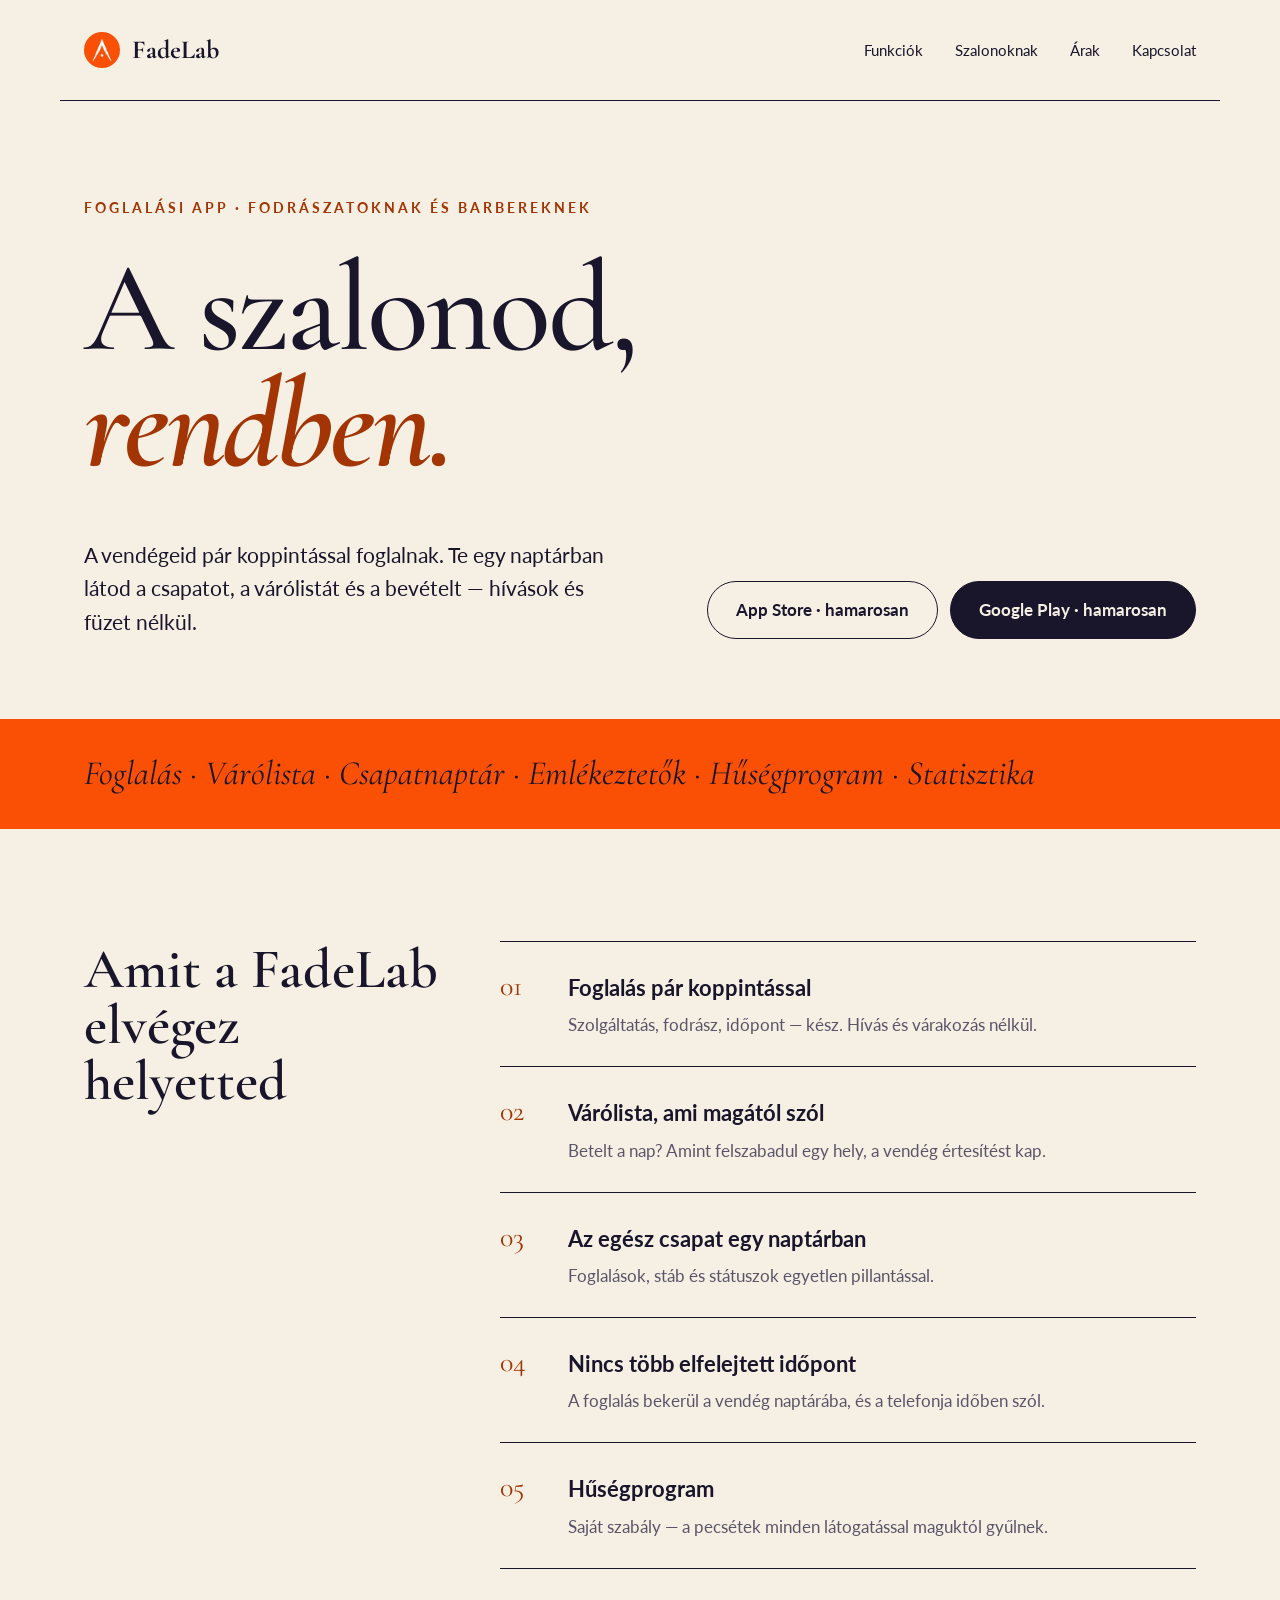
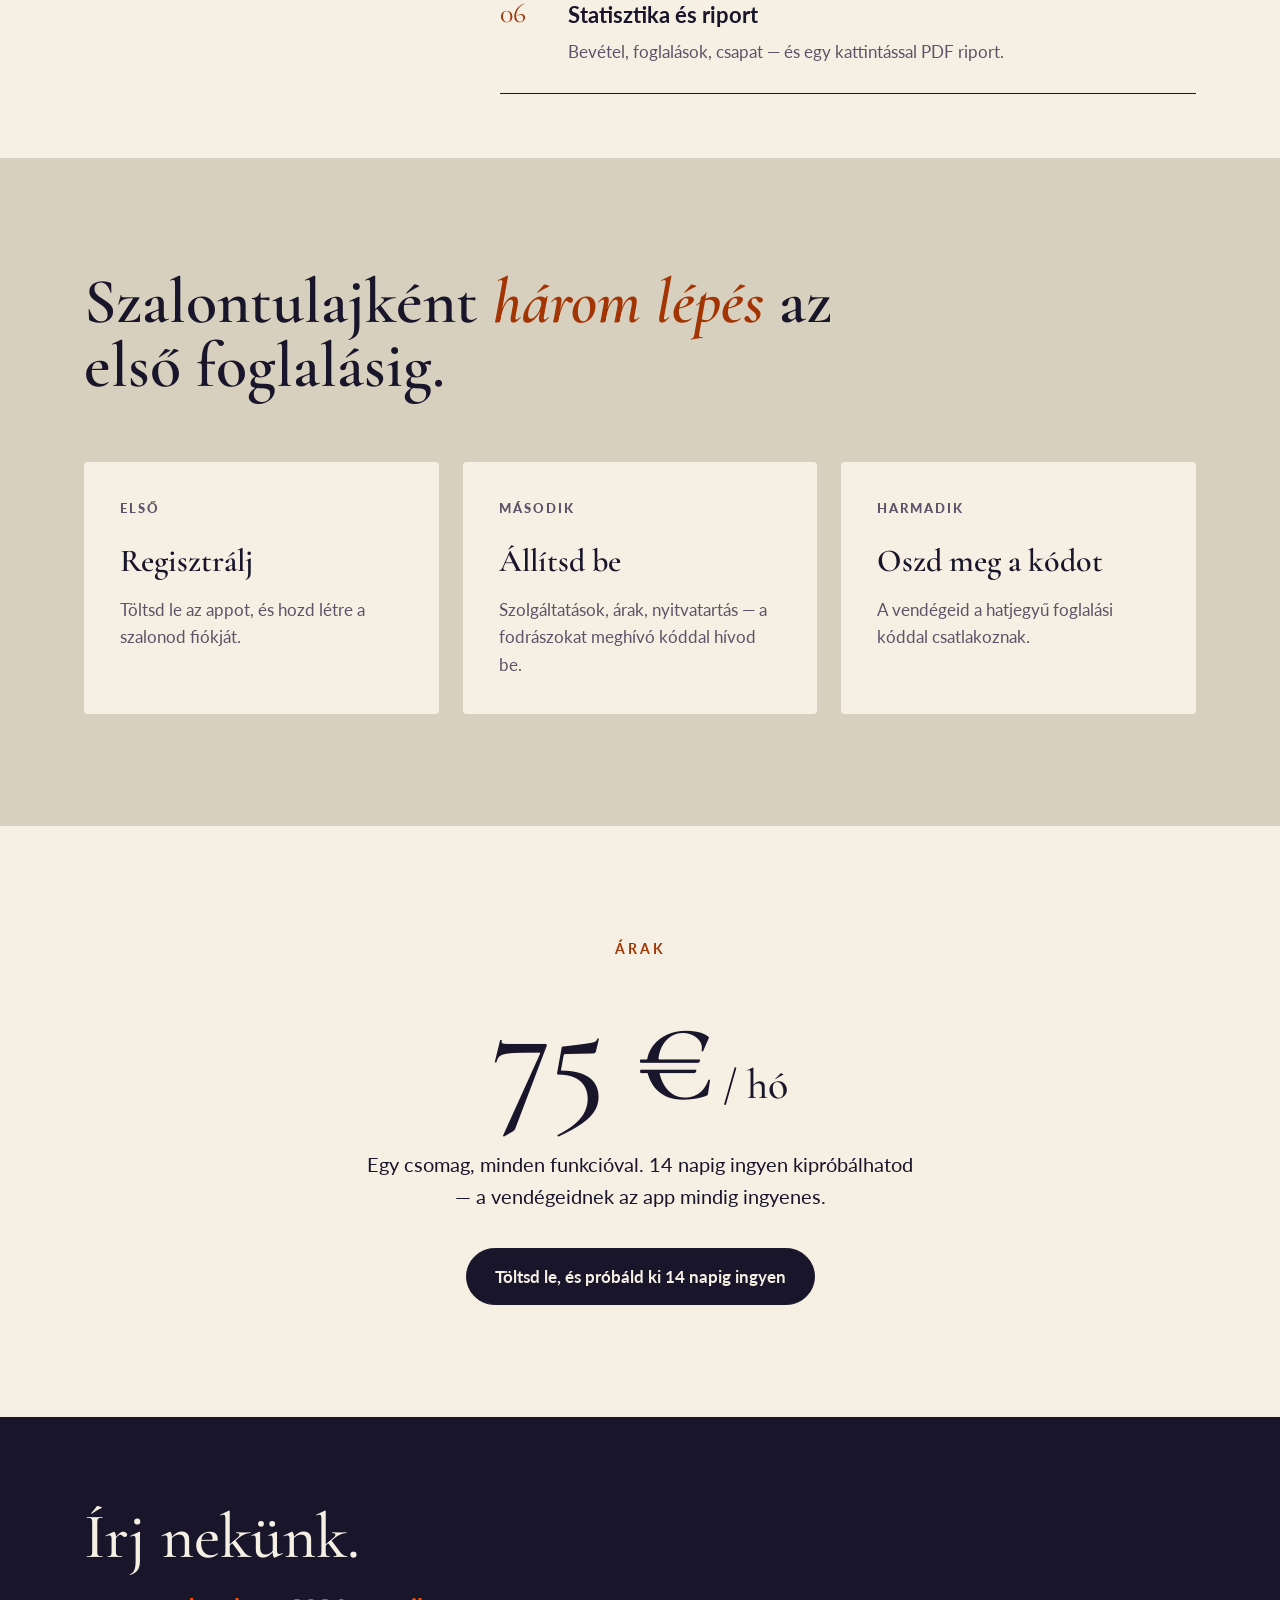
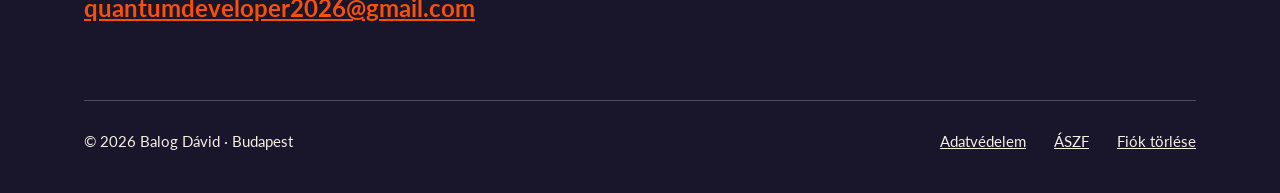
<file: index.html>
<!doctype html>
<html lang="hu">
<head>
<meta charset="utf-8">
<meta name="viewport" content="width=device-width, initial-scale=1">
<title>FadeLab – foglalási app fodrászatoknak és barbereknek</title>
<meta name="description" content="A FadeLab foglalási app fodrászatoknak és barbereknek: online időpontfoglalás, várólista, csapatnaptár, emlékeztetők, hűségprogram és statisztika egy helyen.">
<meta property="og:title" content="FadeLab – a szalonod, rendben.">
<meta property="og:description" content="Foglalási app fodrászatoknak és barbereknek.">
<meta property="og:image" content="logo.png">
<link rel="icon" type="image/png" href="logo.png">
<link rel="apple-touch-icon" href="logo.png">
<link rel="preconnect" href="https://fonts.googleapis.com">
<link rel="preconnect" href="https://fonts.gstatic.com" crossorigin>
<link href="https://fonts.googleapis.com/css2?family=Cormorant+Garamond:ital,wght@0,500;0,600;0,700;1,500;1,600&family=Lato:wght@400;700;900&display=swap" rel="stylesheet">
<link rel="stylesheet" href="style.css">
</head>
<body>
<a class="skip" href="#tartalom">Ugrás a tartalomra</a>

<header class="wrap nav">
  <a class="brand" href="./" aria-label="FadeLab főoldal">
    <img src="logo.png" alt="" width="36" height="36">
    <span>FadeLab</span>
  </a>
  <nav class="nav-links" aria-label="Főmenü">
    <a href="#funkciok">Funkciók</a>
    <a href="#szalonoknak">Szalonoknak</a>
    <a href="#arak">Árak</a>
    <a href="#kapcsolat">Kapcsolat</a>
  </nav>
</header>

<main id="tartalom">
  <section class="wrap hero">
    <p class="kicker">Foglalási app · fodrászatoknak és barbereknek</p>
    <h1>A szalonod,<br><em>rendben.</em></h1>
    <div class="hero-row">
      <p>A vendégeid pár koppintással foglalnak. Te egy naptárban látod a csapatot, a várólistát és a bevételt — hívások és füzet nélkül.</p>
      <div class="stores">
        <!-- Kiadás után: href="https://apps.apple.com/..." és vedd ki az aria-disabled-et -->
        <a class="btn" aria-disabled="true">App Store · hamarosan</a>
        <!-- Kiadás után: href="https://play.google.com/store/apps/details?id=com.nakamoto94.szalonapp" -->
        <a class="btn btn-dark" aria-disabled="true">Google Play · hamarosan</a>
      </div>
    </div>
  </section>

  <div class="band" aria-hidden="true">
    <div class="wrap"><p>Foglalás · Várólista · Csapatnaptár · Emlékeztetők · Hűségprogram · Statisztika</p></div>
  </div>

  <section id="funkciok" class="wrap features">
    <h2>Amit a FadeLab elvégez helyetted</h2>
    <ol class="feature-list">
      <li><span class="num" aria-hidden="true">01</span><div><h3>Foglalás pár koppintással</h3><p>Szolgáltatás, fodrász, időpont — kész. Hívás és várakozás nélkül.</p></div></li>
      <li><span class="num" aria-hidden="true">02</span><div><h3>Várólista, ami magától szól</h3><p>Betelt a nap? Amint felszabadul egy hely, a vendég értesítést kap.</p></div></li>
      <li><span class="num" aria-hidden="true">03</span><div><h3>Az egész csapat egy naptárban</h3><p>Foglalások, stáb és státuszok egyetlen pillantással.</p></div></li>
      <li><span class="num" aria-hidden="true">04</span><div><h3>Nincs több elfelejtett időpont</h3><p>A foglalás bekerül a vendég naptárába, és a telefonja időben szól.</p></div></li>
      <li><span class="num" aria-hidden="true">05</span><div><h3>Hűségprogram</h3><p>Saját szabály — a pecsétek minden látogatással maguktól gyűlnek.</p></div></li>
      <li><span class="num" aria-hidden="true">06</span><div><h3>Statisztika és riport</h3><p>Bevétel, foglalások, csapat — és egy kattintással PDF riport.</p></div></li>
    </ol>
  </section>

  <section id="szalonoknak" class="steps">
    <div class="wrap">
      <h2>Szalontulajként <em>három lépés</em> az első foglalásig.</h2>
      <div class="step-grid">
        <div class="step"><p class="kicker">Első</p><h3>Regisztrálj</h3><p>Töltsd le az appot, és hozd létre a szalonod fiókját.</p></div>
        <div class="step"><p class="kicker">Második</p><h3>Állítsd be</h3><p>Szolgáltatások, árak, nyitvatartás — a fodrászokat meghívó kóddal hívod be.</p></div>
        <div class="step"><p class="kicker">Harmadik</p><h3>Oszd meg a kódot</h3><p>A vendégeid a hatjegyű foglalási kóddal csatlakoznak.</p></div>
      </div>
    </div>
  </section>

  <section id="arak" class="wrap pricing">
    <p class="kicker">Árak</p>
    <p class="price">75 €<small> / hó</small></p>
    <p class="lead">Egy csomag, minden funkcióval. 14 napig ingyen kipróbálhatod — a vendégeidnek az app mindig ingyenes.</p>
    <!-- Ha megvan a Stripe Payment Link, ide jöhet: <a class="btn btn-dark" href="https://buy.stripe.com/...">Előfizetés</a> -->
    <a class="btn btn-dark" href="#tartalom">Töltsd le, és próbáld ki 14 napig ingyen</a>
  </section>
</main>

<footer id="kapcsolat" class="footer">
  <div class="wrap">
    <h2>Írj nekünk.</h2>
    <a class="mail" href="mailto:quantumdeveloper2026@gmail.com">quantumdeveloper2026@gmail.com</a>
    <div class="footer-bottom">
      <span>© 2026 Balog Dávid · Budapest</span>
      <nav aria-label="Jogi információk">
        <a href="adatvedelem.html">Adatvédelem</a>
        <a href="aszf.html">ÁSZF</a>
        <a href="fiok-torlese.html">Fiók törlése</a>
      </nav>
    </div>
  </div>
</footer>
</body>
</html>
</file>
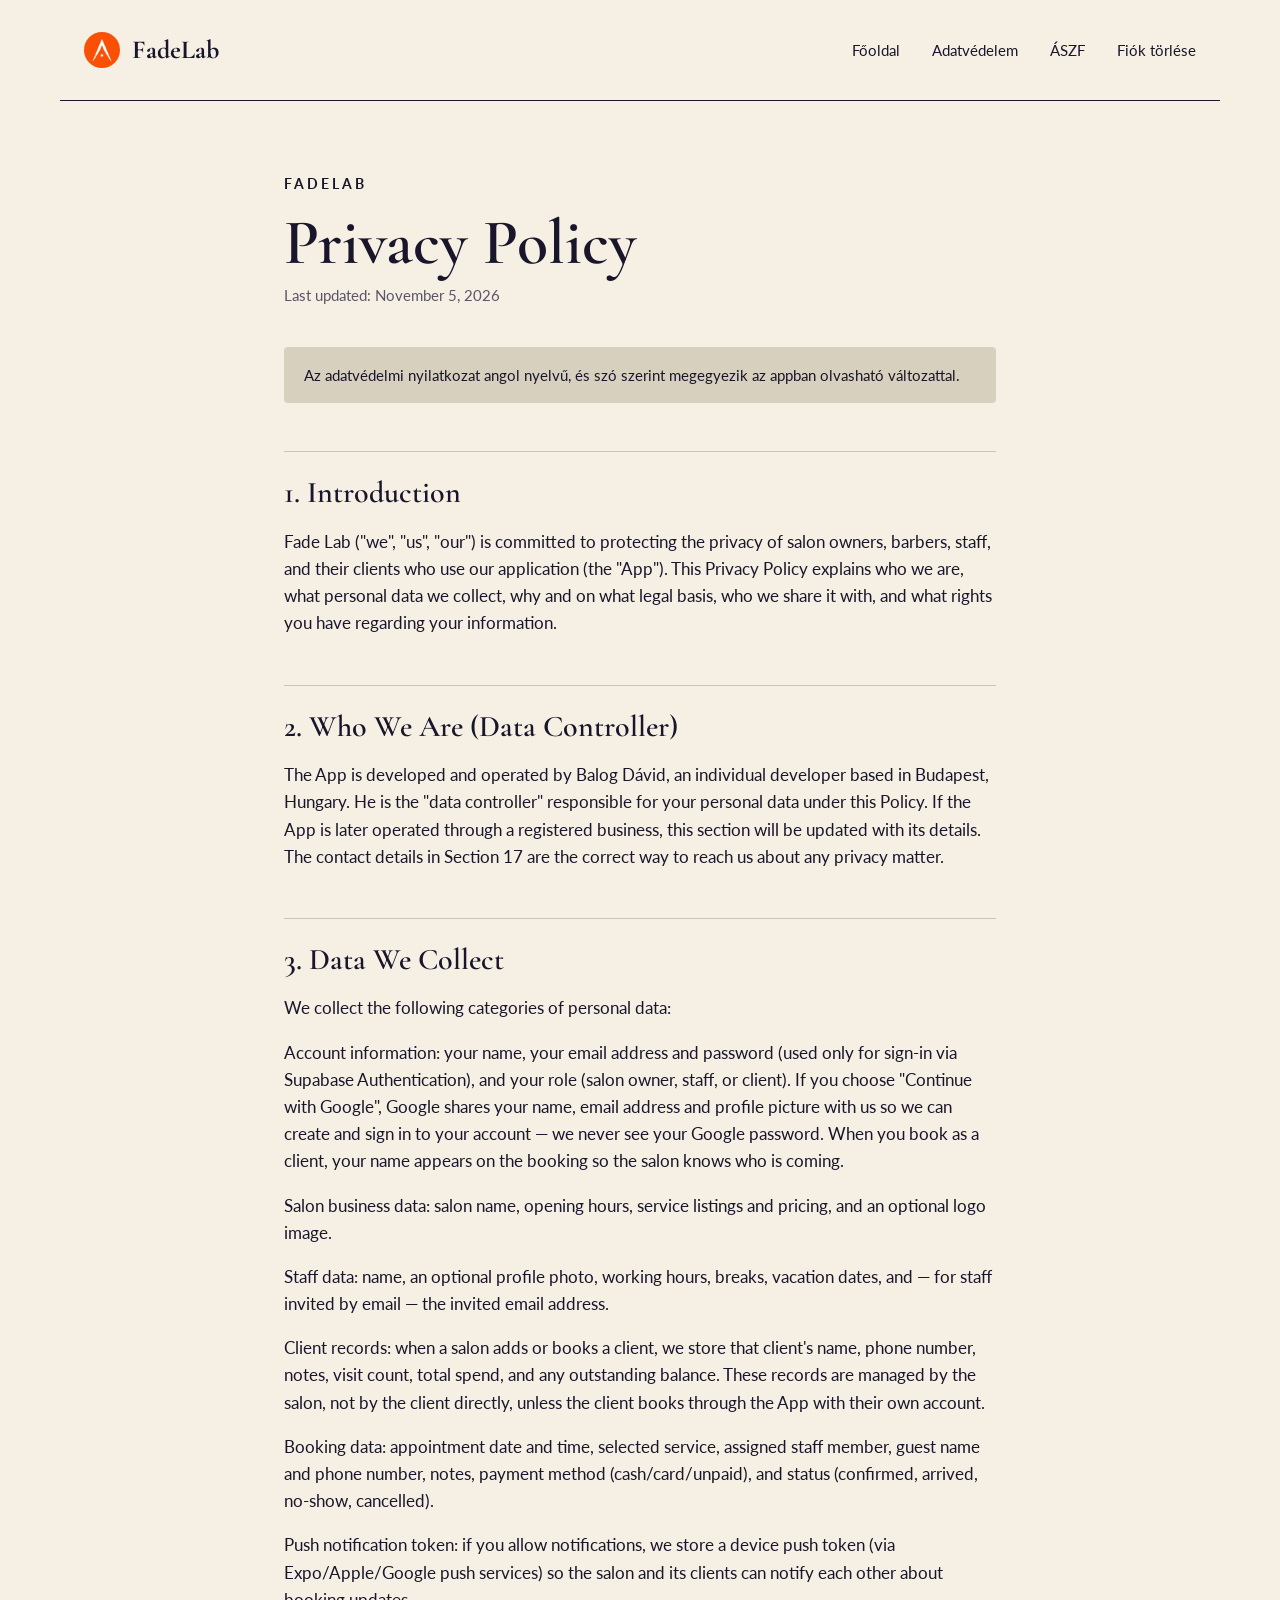
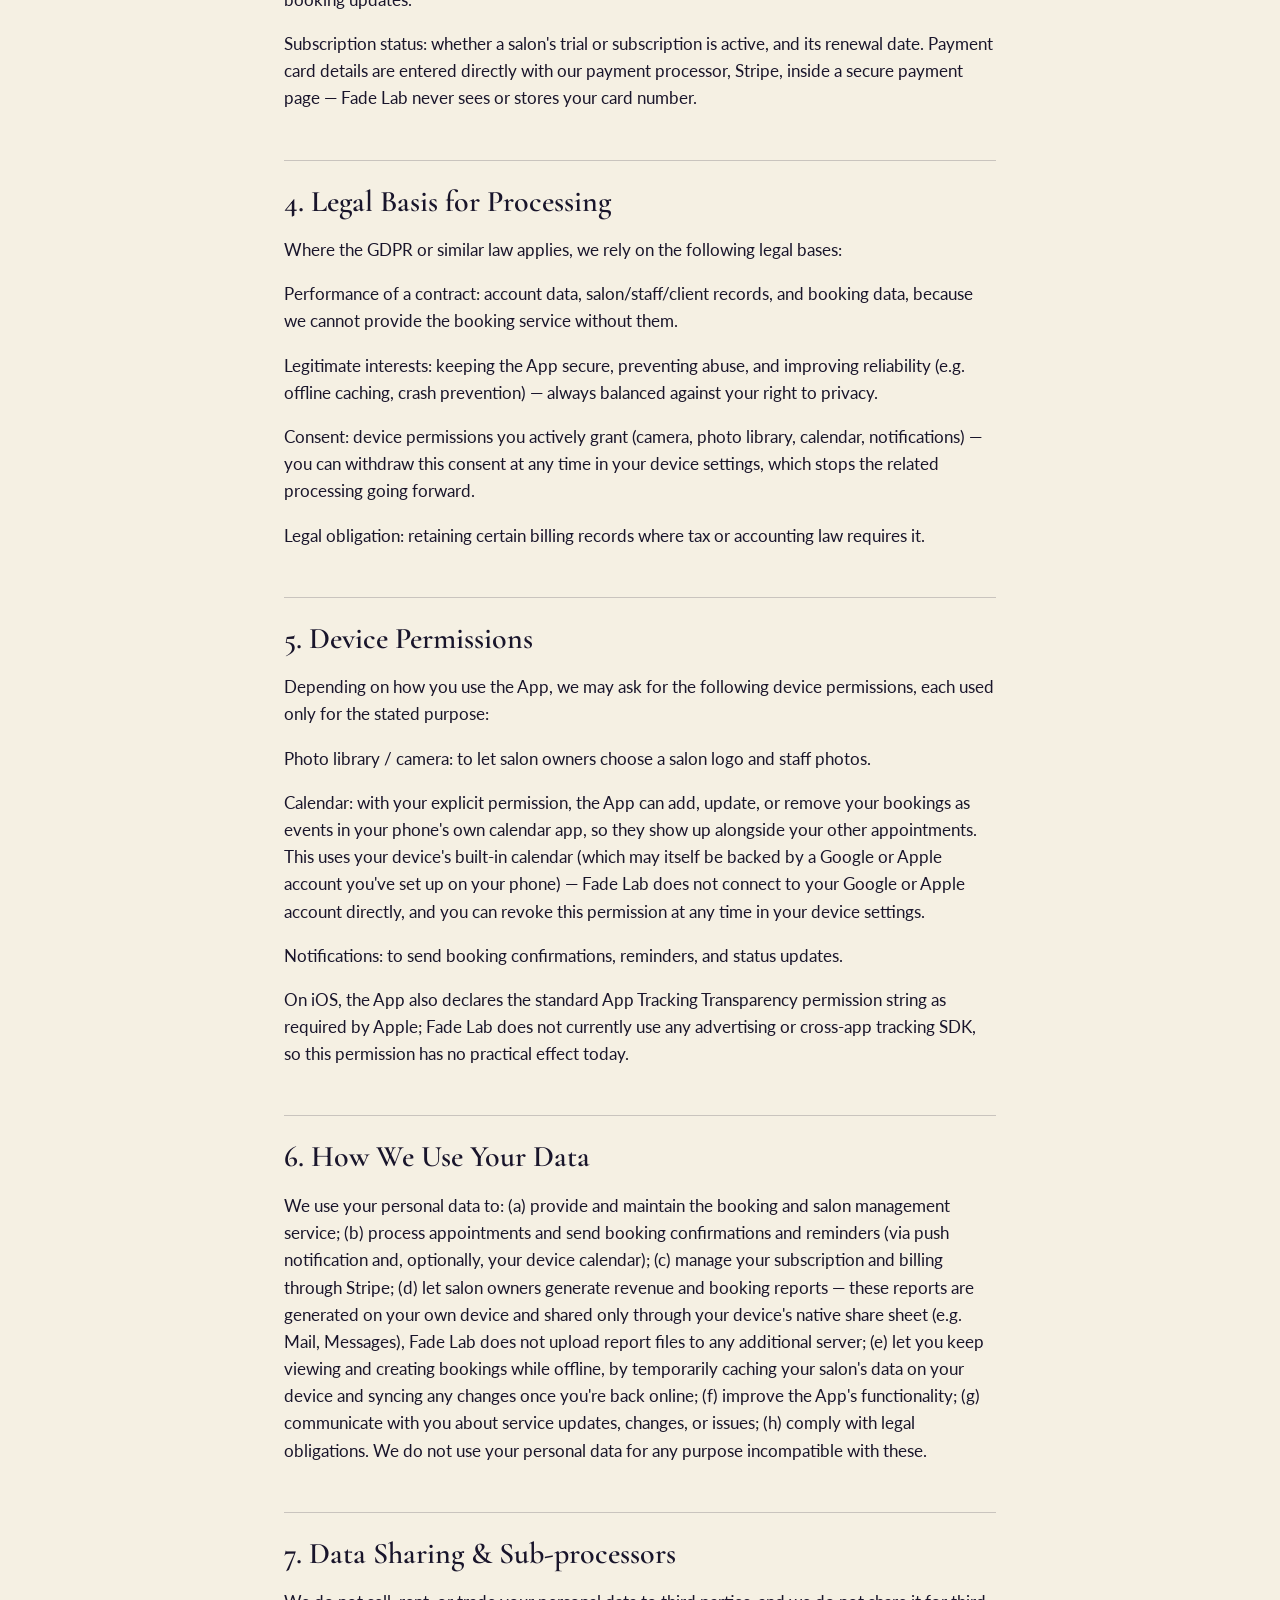
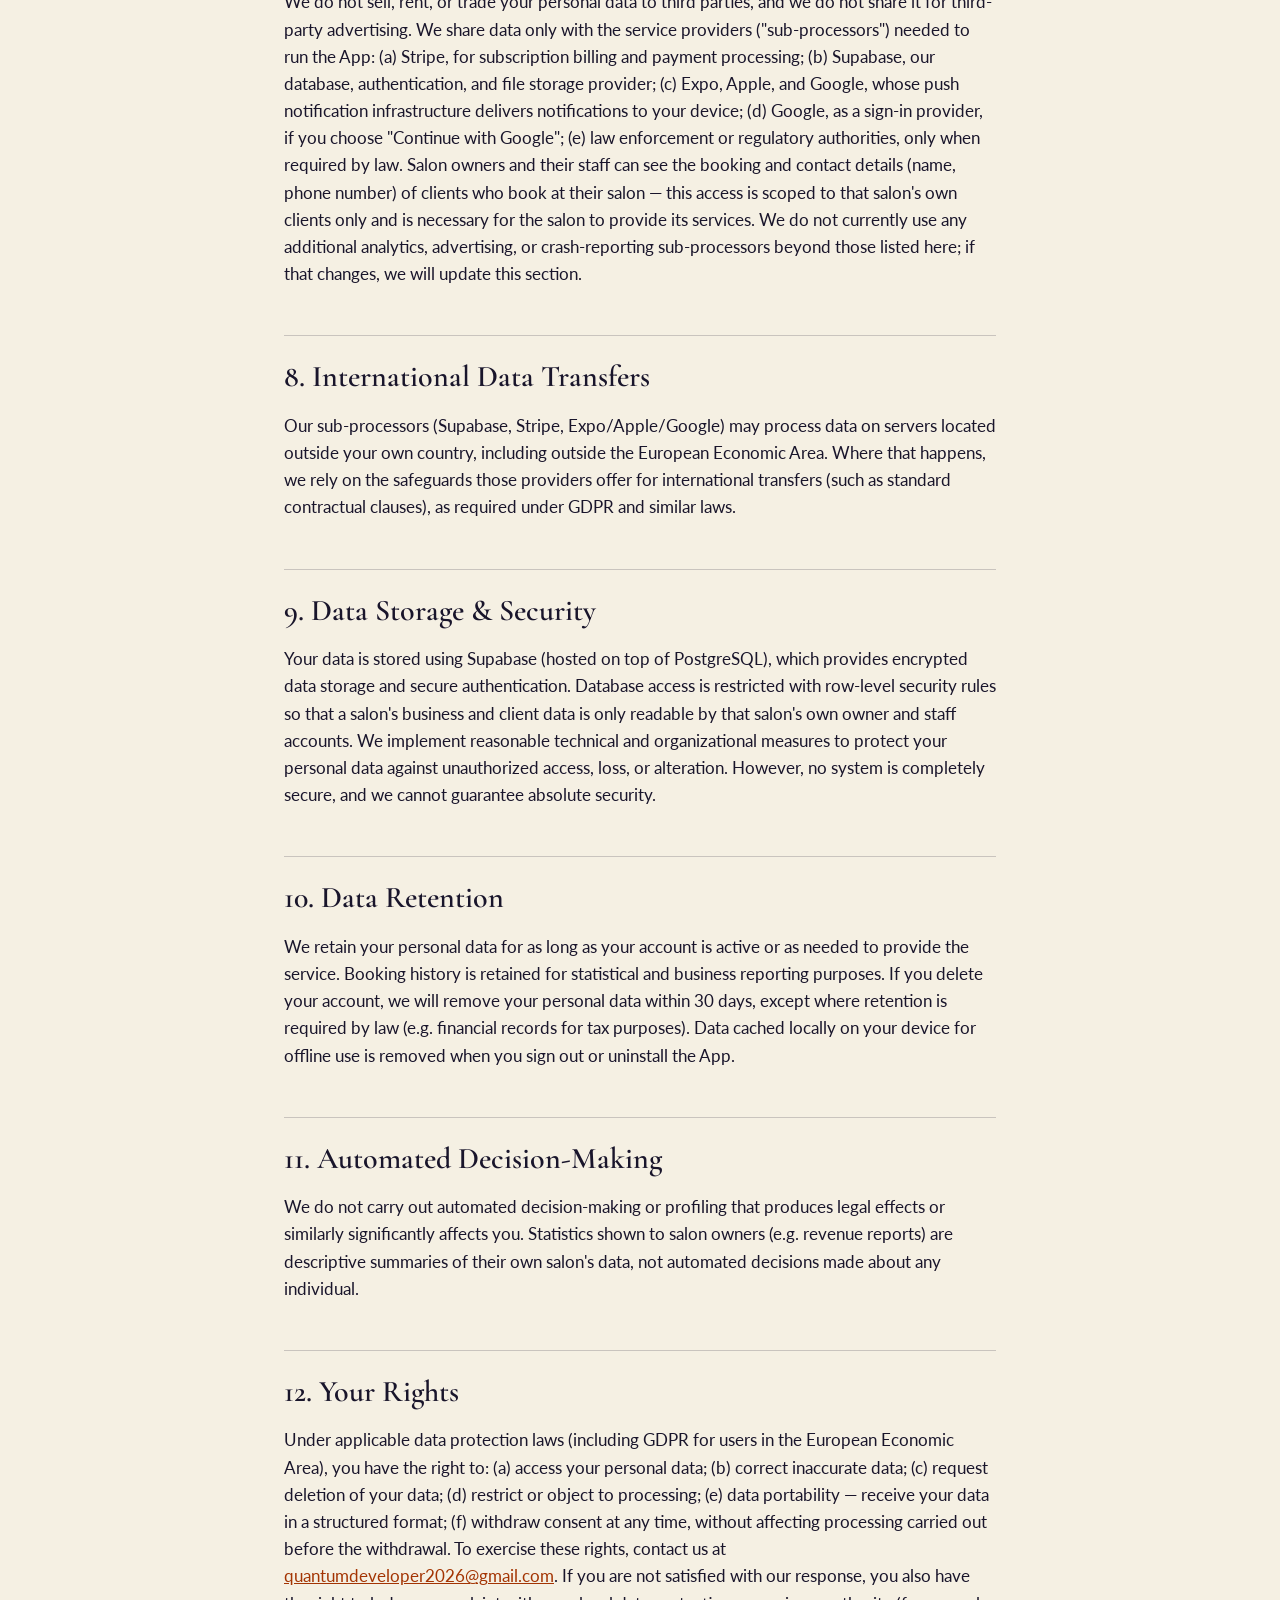
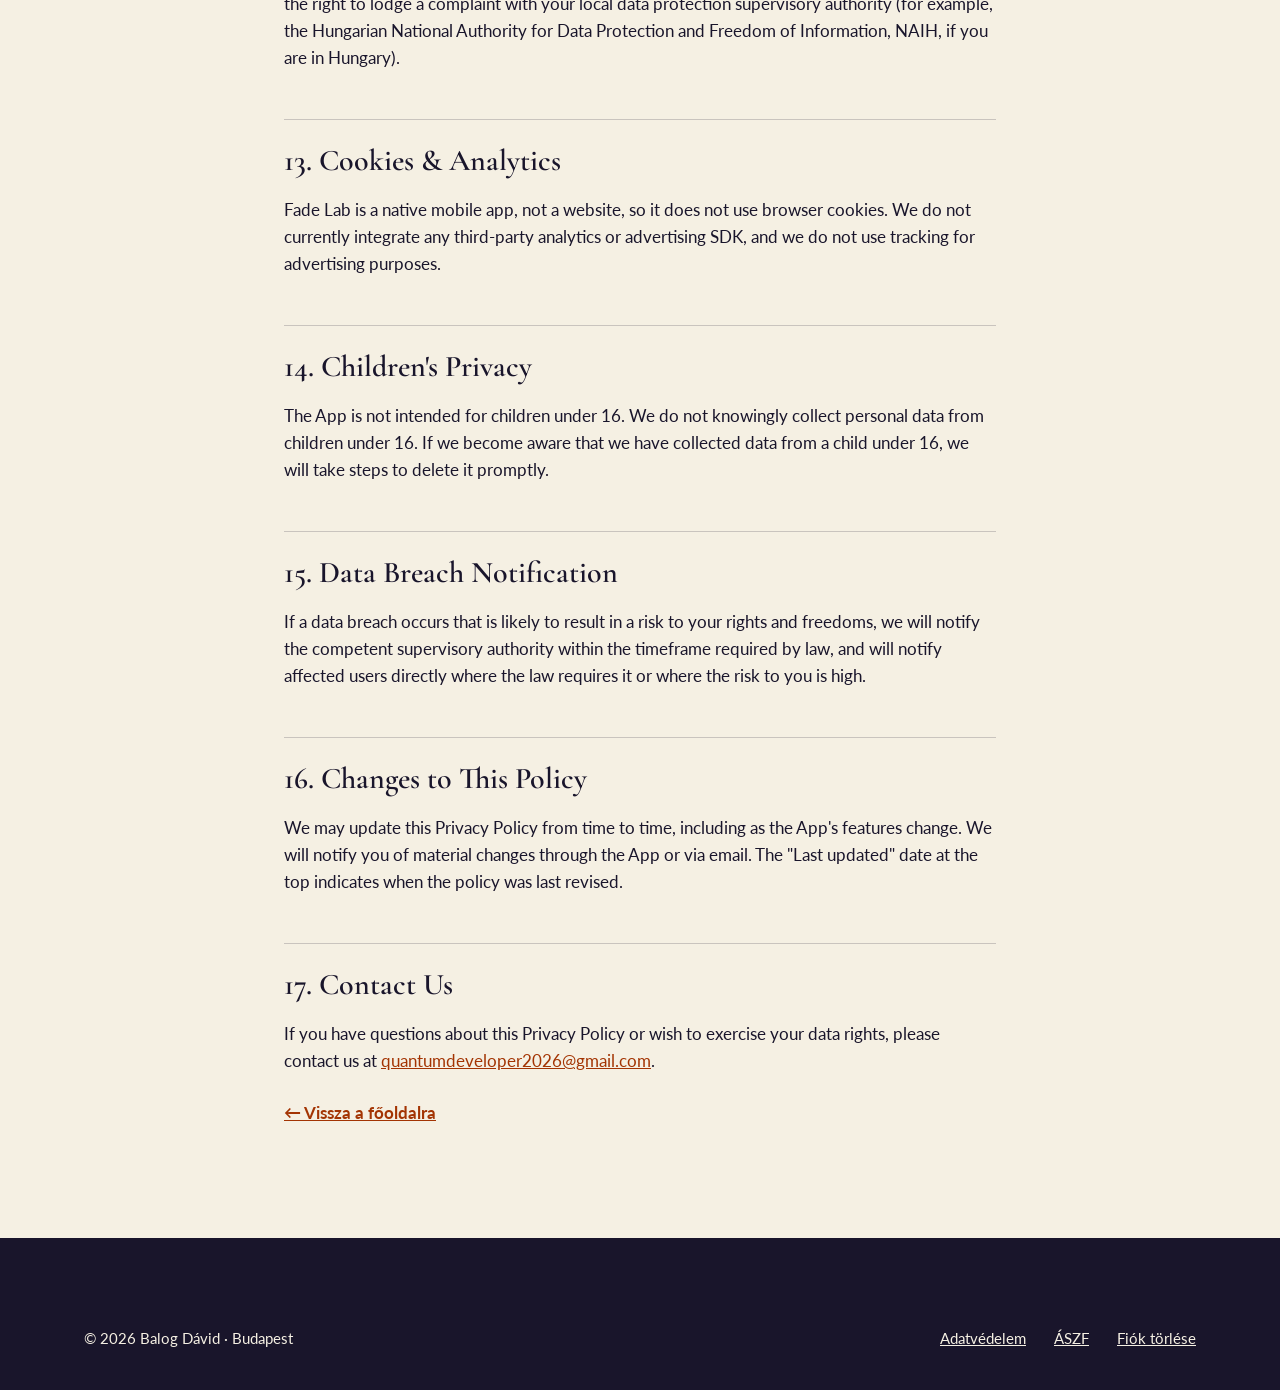
<file: adatvedelem.html>
<!doctype html>
<html lang="en">
<head>
<meta charset="utf-8">
<meta name="viewport" content="width=device-width, initial-scale=1">
<title>Privacy Policy – FadeLab</title>
<meta name="description" content="How FadeLab collects, uses and protects personal data.">
<link rel="icon" type="image/png" href="logo.png">
<link rel="preconnect" href="https://fonts.googleapis.com">
<link rel="preconnect" href="https://fonts.gstatic.com" crossorigin>
<link href="https://fonts.googleapis.com/css2?family=Cormorant+Garamond:ital,wght@0,500;0,600;0,700;1,500;1,600&family=Lato:wght@400;700;900&display=swap" rel="stylesheet">
<link rel="stylesheet" href="style.css">
</head>
<body>
<header class="wrap nav" lang="hu">
  <a class="brand" href="./" aria-label="FadeLab főoldal"><img src="logo.png" alt="" width="36" height="36"><span>FadeLab</span></a>
  <nav class="nav-links" aria-label="Főmenü"><a href="./">Főoldal</a><a href="adatvedelem.html">Adatvédelem</a><a href="aszf.html">ÁSZF</a><a href="fiok-torlese.html">Fiók törlése</a></nav>
</header>
<main class="wrap doc">
  <p class="kicker">FadeLab</p>
  <h1>Privacy Policy</h1>
  <p class="updated">Last updated: November 5, 2026</p>
  <p class="note" lang="hu">Az adatvédelmi nyilatkozat angol nyelvű, és szó szerint megegyezik az appban olvasható változattal.</p>
  <h2>1. Introduction</h2>
  <p>Fade Lab ("we", "us", "our") is committed to protecting the privacy of salon owners, barbers, staff, and their clients who use our application (the "App"). This Privacy Policy explains who we are, what personal data we collect, why and on what legal basis, who we share it with, and what rights you have regarding your information.</p>
  <h2>2. Who We Are (Data Controller)</h2>
  <p>The App is developed and operated by Balog Dávid, an individual developer based in Budapest, Hungary. He is the "data controller" responsible for your personal data under this Policy. If the App is later operated through a registered business, this section will be updated with its details. The contact details in Section 17 are the correct way to reach us about any privacy matter.</p>
  <h2>3. Data We Collect</h2>
  <p>We collect the following categories of personal data:</p>
  <p>Account information: your name, your email address and password (used only for sign-in via Supabase Authentication), and your role (salon owner, staff, or client). If you choose "Continue with Google", Google shares your name, email address and profile picture with us so we can create and sign in to your account — we never see your Google password. When you book as a client, your name appears on the booking so the salon knows who is coming.</p>
  <p>Salon business data: salon name, opening hours, service listings and pricing, and an optional logo image.</p>
  <p>Staff data: name, an optional profile photo, working hours, breaks, vacation dates, and — for staff invited by email — the invited email address.</p>
  <p>Client records: when a salon adds or books a client, we store that client's name, phone number, notes, visit count, total spend, and any outstanding balance. These records are managed by the salon, not by the client directly, unless the client books through the App with their own account.</p>
  <p>Booking data: appointment date and time, selected service, assigned staff member, guest name and phone number, notes, payment method (cash/card/unpaid), and status (confirmed, arrived, no-show, cancelled).</p>
  <p>Push notification token: if you allow notifications, we store a device push token (via Expo/Apple/Google push services) so the salon and its clients can notify each other about booking updates.</p>
  <p>Subscription status: whether a salon's trial or subscription is active, and its renewal date. Payment card details are entered directly with our payment processor, Stripe, inside a secure payment page — Fade Lab never sees or stores your card number.</p>
  <h2>4. Legal Basis for Processing</h2>
  <p>Where the GDPR or similar law applies, we rely on the following legal bases:</p>
  <p>Performance of a contract: account data, salon/staff/client records, and booking data, because we cannot provide the booking service without them.</p>
  <p>Legitimate interests: keeping the App secure, preventing abuse, and improving reliability (e.g. offline caching, crash prevention) — always balanced against your right to privacy.</p>
  <p>Consent: device permissions you actively grant (camera, photo library, calendar, notifications) — you can withdraw this consent at any time in your device settings, which stops the related processing going forward.</p>
  <p>Legal obligation: retaining certain billing records where tax or accounting law requires it.</p>
  <h2>5. Device Permissions</h2>
  <p>Depending on how you use the App, we may ask for the following device permissions, each used only for the stated purpose:</p>
  <p>Photo library / camera: to let salon owners choose a salon logo and staff photos.</p>
  <p>Calendar: with your explicit permission, the App can add, update, or remove your bookings as events in your phone's own calendar app, so they show up alongside your other appointments. This uses your device's built-in calendar (which may itself be backed by a Google or Apple account you've set up on your phone) — Fade Lab does not connect to your Google or Apple account directly, and you can revoke this permission at any time in your device settings.</p>
  <p>Notifications: to send booking confirmations, reminders, and status updates.</p>
  <p>On iOS, the App also declares the standard App Tracking Transparency permission string as required by Apple; Fade Lab does not currently use any advertising or cross-app tracking SDK, so this permission has no practical effect today.</p>
  <h2>6. How We Use Your Data</h2>
  <p>We use your personal data to: (a) provide and maintain the booking and salon management service; (b) process appointments and send booking confirmations and reminders (via push notification and, optionally, your device calendar); (c) manage your subscription and billing through Stripe; (d) let salon owners generate revenue and booking reports — these reports are generated on your own device and shared only through your device's native share sheet (e.g. Mail, Messages), Fade Lab does not upload report files to any additional server; (e) let you keep viewing and creating bookings while offline, by temporarily caching your salon's data on your device and syncing any changes once you're back online; (f) improve the App's functionality; (g) communicate with you about service updates, changes, or issues; (h) comply with legal obligations. We do not use your personal data for any purpose incompatible with these.</p>
  <h2>7. Data Sharing &amp; Sub-processors</h2>
  <p>We do not sell, rent, or trade your personal data to third parties, and we do not share it for third-party advertising. We share data only with the service providers ("sub-processors") needed to run the App: (a) Stripe, for subscription billing and payment processing; (b) Supabase, our database, authentication, and file storage provider; (c) Expo, Apple, and Google, whose push notification infrastructure delivers notifications to your device; (d) Google, as a sign-in provider, if you choose "Continue with Google"; (e) law enforcement or regulatory authorities, only when required by law. Salon owners and their staff can see the booking and contact details (name, phone number) of clients who book at their salon — this access is scoped to that salon's own clients only and is necessary for the salon to provide its services. We do not currently use any additional analytics, advertising, or crash-reporting sub-processors beyond those listed here; if that changes, we will update this section.</p>
  <h2>8. International Data Transfers</h2>
  <p>Our sub-processors (Supabase, Stripe, Expo/Apple/Google) may process data on servers located outside your own country, including outside the European Economic Area. Where that happens, we rely on the safeguards those providers offer for international transfers (such as standard contractual clauses), as required under GDPR and similar laws.</p>
  <h2>9. Data Storage &amp; Security</h2>
  <p>Your data is stored using Supabase (hosted on top of PostgreSQL), which provides encrypted data storage and secure authentication. Database access is restricted with row-level security rules so that a salon's business and client data is only readable by that salon's own owner and staff accounts. We implement reasonable technical and organizational measures to protect your personal data against unauthorized access, loss, or alteration. However, no system is completely secure, and we cannot guarantee absolute security.</p>
  <h2>10. Data Retention</h2>
  <p>We retain your personal data for as long as your account is active or as needed to provide the service. Booking history is retained for statistical and business reporting purposes. If you delete your account, we will remove your personal data within 30 days, except where retention is required by law (e.g. financial records for tax purposes). Data cached locally on your device for offline use is removed when you sign out or uninstall the App.</p>
  <h2>11. Automated Decision-Making</h2>
  <p>We do not carry out automated decision-making or profiling that produces legal effects or similarly significantly affects you. Statistics shown to salon owners (e.g. revenue reports) are descriptive summaries of their own salon's data, not automated decisions made about any individual.</p>
  <h2>12. Your Rights</h2>
  <p>Under applicable data protection laws (including GDPR for users in the European Economic Area), you have the right to: (a) access your personal data; (b) correct inaccurate data; (c) request deletion of your data; (d) restrict or object to processing; (e) data portability — receive your data in a structured format; (f) withdraw consent at any time, without affecting processing carried out before the withdrawal. To exercise these rights, contact us at <a href="mailto:quantumdeveloper2026@gmail.com">quantumdeveloper2026@gmail.com</a>. If you are not satisfied with our response, you also have the right to lodge a complaint with your local data protection supervisory authority (for example, the Hungarian National Authority for Data Protection and Freedom of Information, NAIH, if you are in Hungary).</p>
  <h2>13. Cookies &amp; Analytics</h2>
  <p>Fade Lab is a native mobile app, not a website, so it does not use browser cookies. We do not currently integrate any third-party analytics or advertising SDK, and we do not use tracking for advertising purposes.</p>
  <h2>14. Children's Privacy</h2>
  <p>The App is not intended for children under 16. We do not knowingly collect personal data from children under 16. If we become aware that we have collected data from a child under 16, we will take steps to delete it promptly.</p>
  <h2>15. Data Breach Notification</h2>
  <p>If a data breach occurs that is likely to result in a risk to your rights and freedoms, we will notify the competent supervisory authority within the timeframe required by law, and will notify affected users directly where the law requires it or where the risk to you is high.</p>
  <h2>16. Changes to This Policy</h2>
  <p>We may update this Privacy Policy from time to time, including as the App's features change. We will notify you of material changes through the App or via email. The "Last updated" date at the top indicates when the policy was last revised.</p>
  <h2>17. Contact Us</h2>
  <p>If you have questions about this Privacy Policy or wish to exercise your data rights, please contact us at <a href="mailto:quantumdeveloper2026@gmail.com">quantumdeveloper2026@gmail.com</a>.</p>
  <a class="back" href="./" lang="hu">← Vissza a főoldalra</a>
</main>
<footer class="footer" lang="hu">
  <div class="wrap footer-bottom" style="margin-top:0;border-top:0;padding-top:0">
    <span>© 2026 Balog Dávid · Budapest</span>
    <nav aria-label="Jogi információk"><a href="adatvedelem.html">Adatvédelem</a><a href="aszf.html">ÁSZF</a><a href="fiok-torlese.html">Fiók törlése</a></nav>
  </div>
</footer>
</body>
</html>
</file>
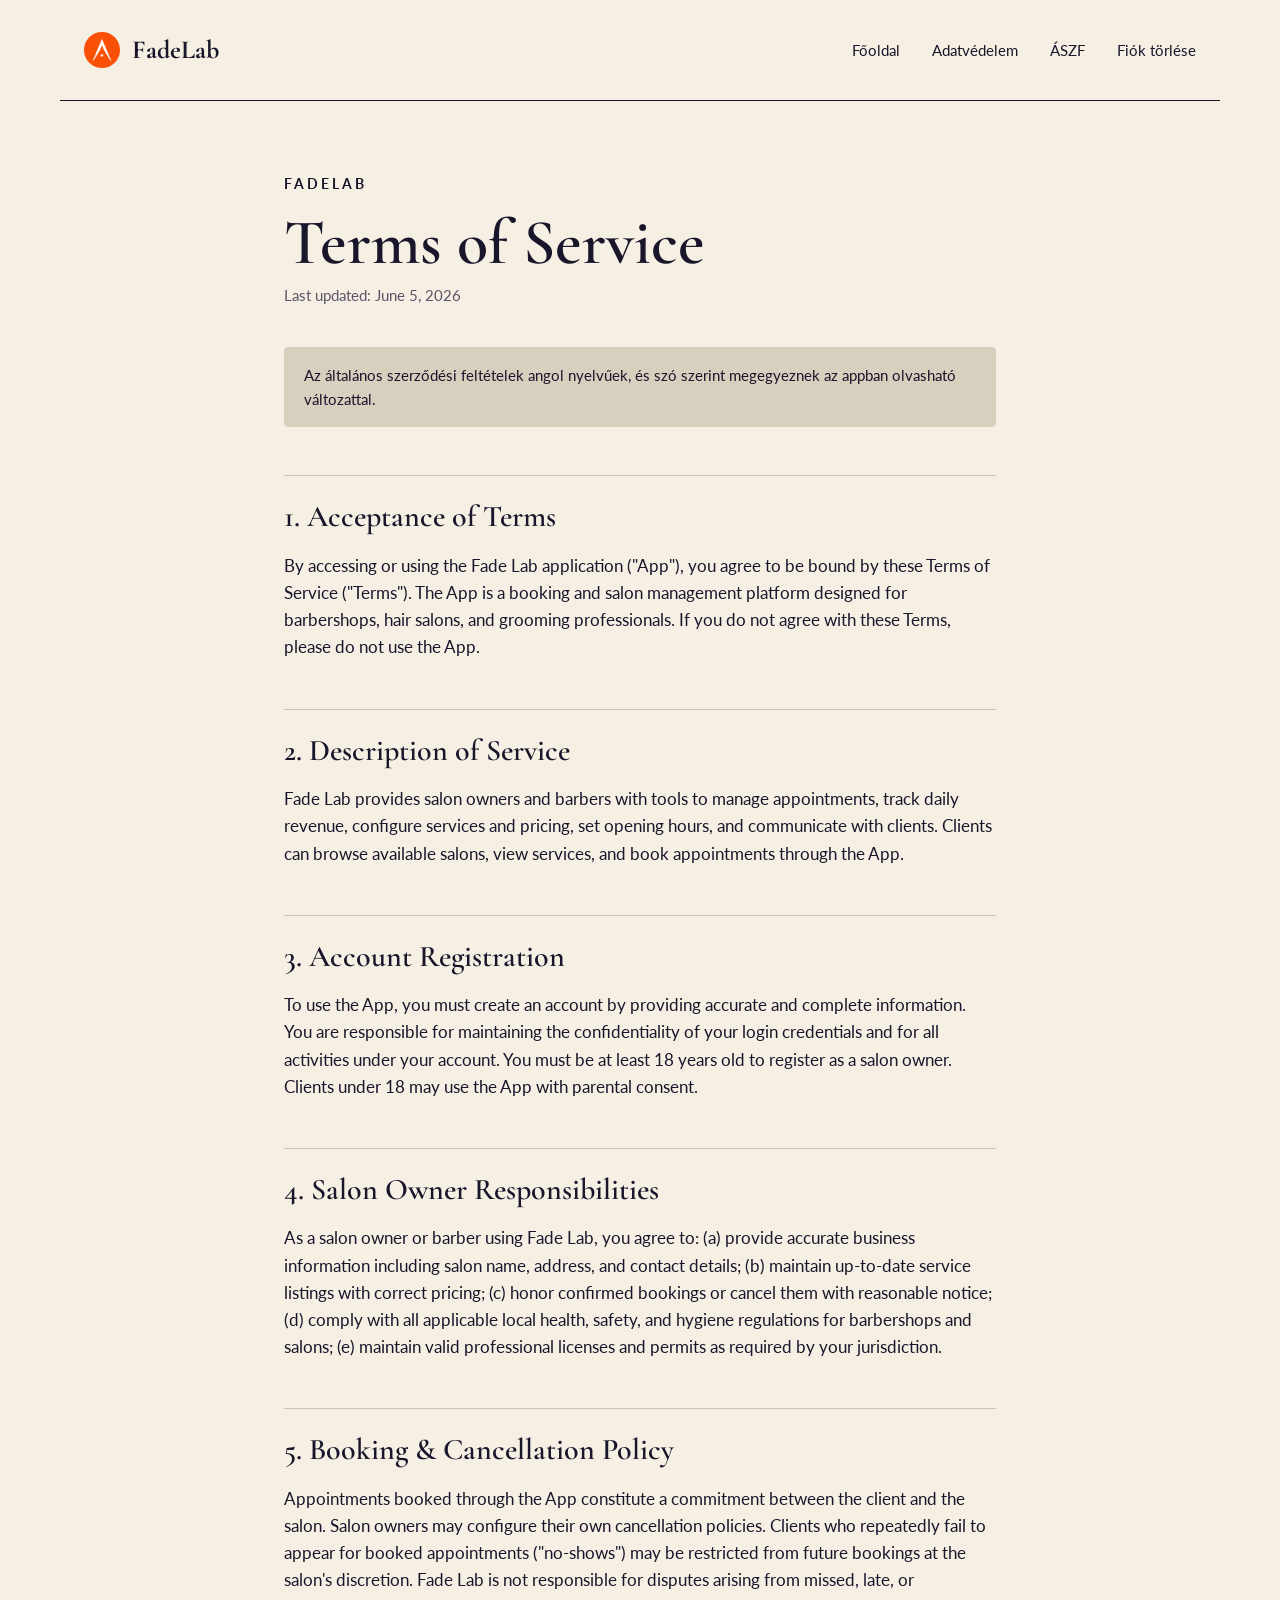
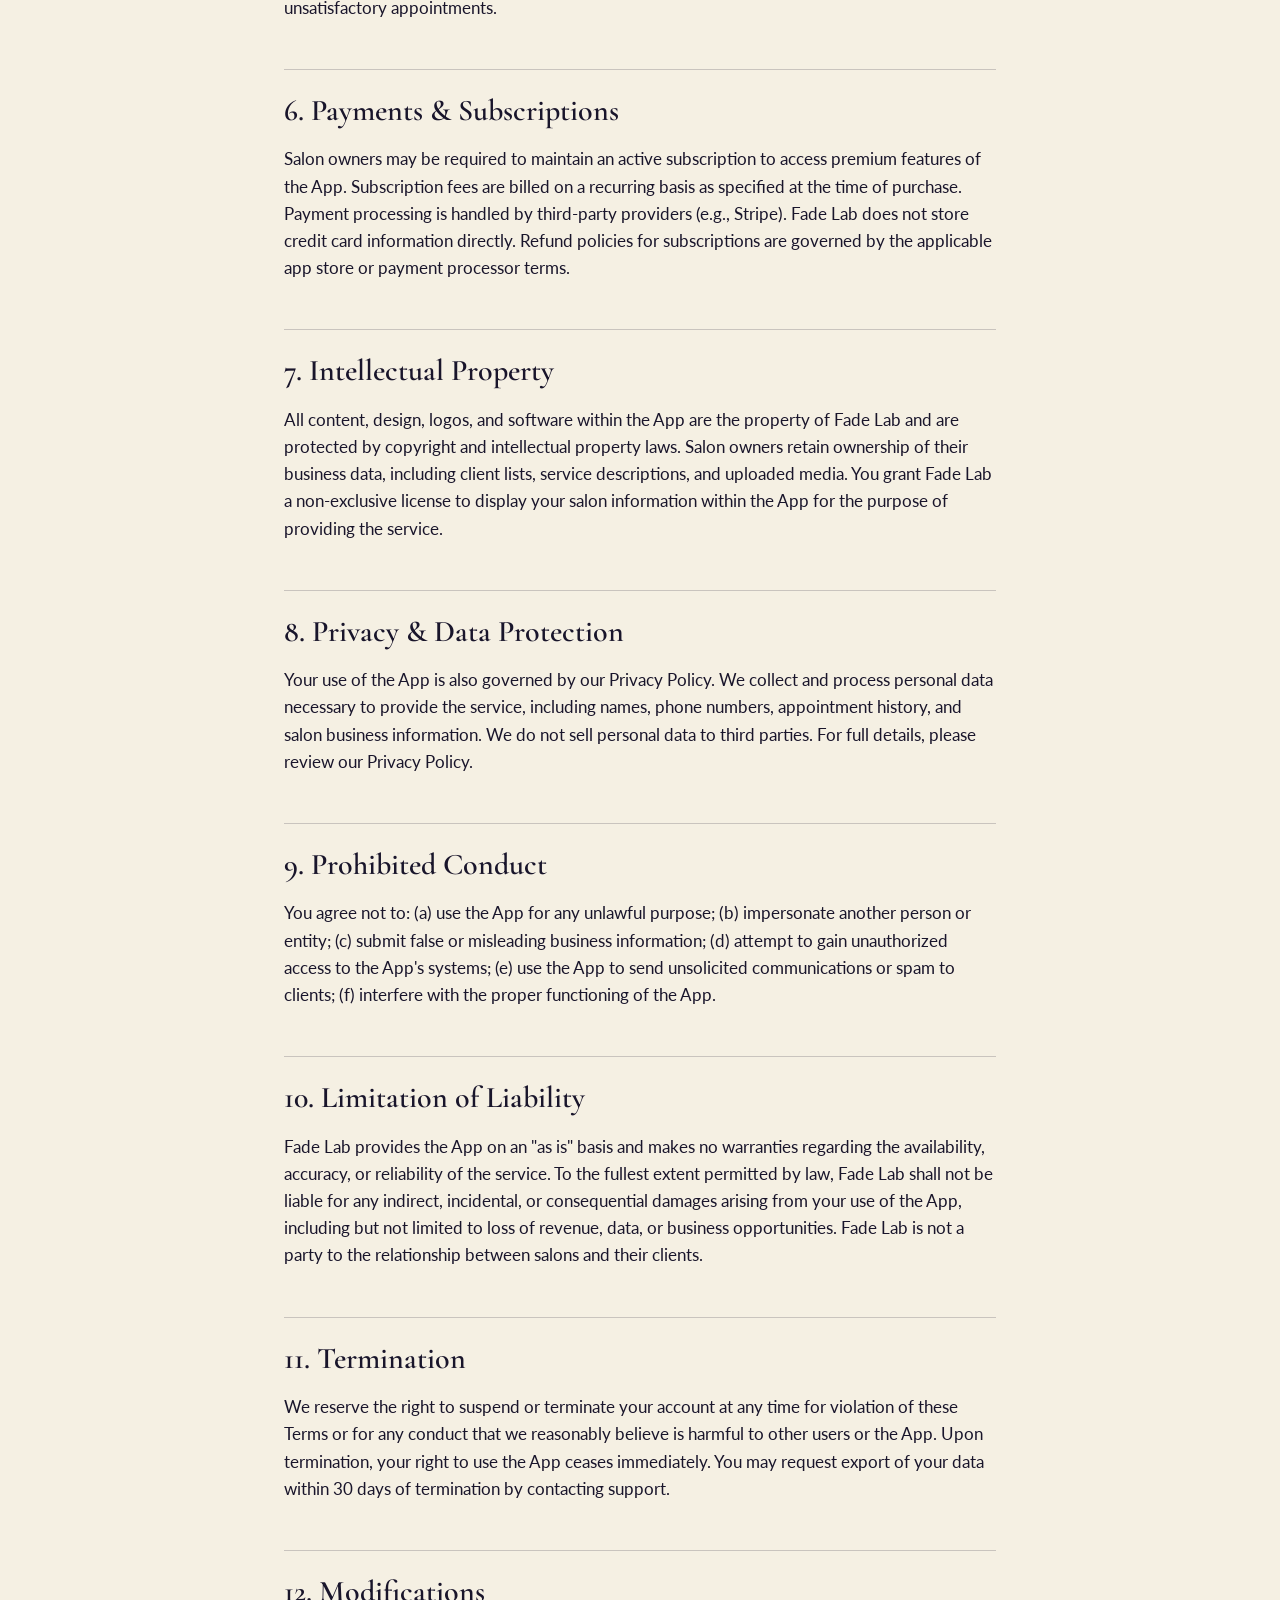
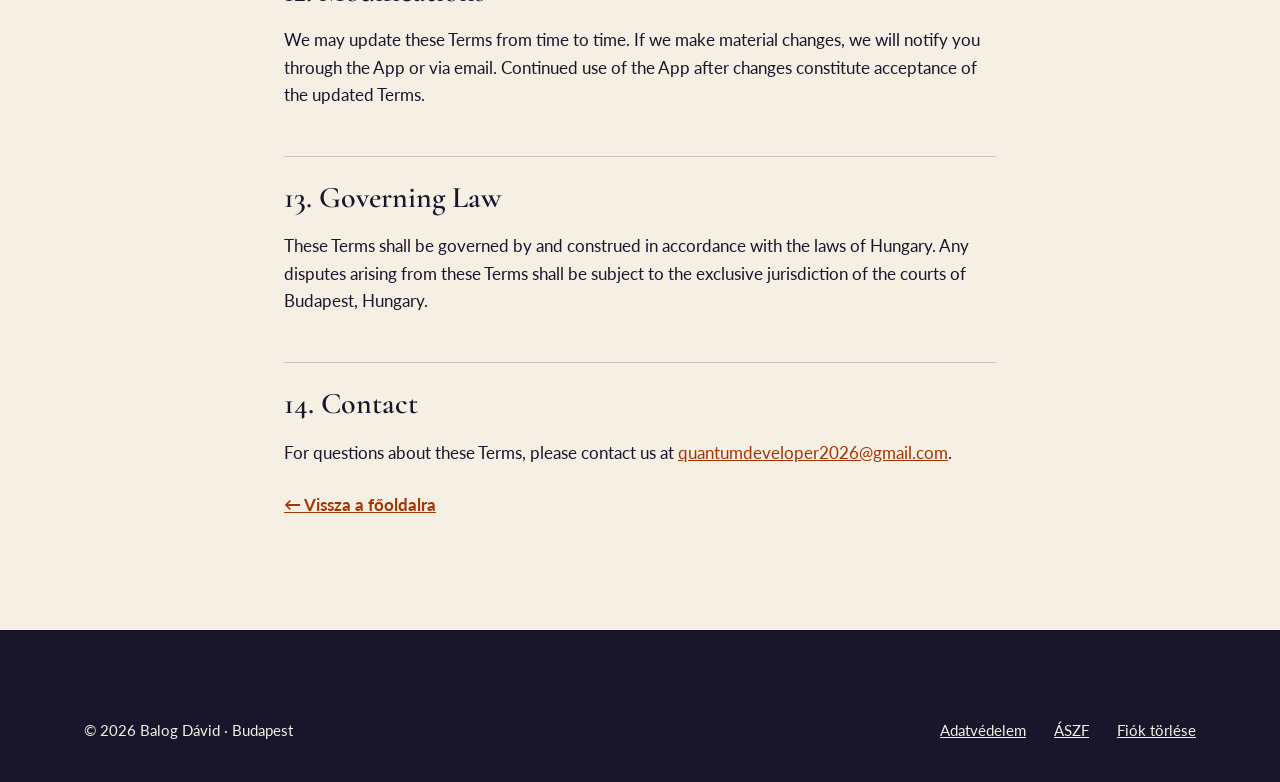
<file: aszf.html>
<!doctype html>
<html lang="en">
<head>
<meta charset="utf-8">
<meta name="viewport" content="width=device-width, initial-scale=1">
<title>Terms of Service – FadeLab</title>
<meta name="description" content="The terms that apply to using the FadeLab app.">
<link rel="icon" type="image/png" href="logo.png">
<link rel="preconnect" href="https://fonts.googleapis.com">
<link rel="preconnect" href="https://fonts.gstatic.com" crossorigin>
<link href="https://fonts.googleapis.com/css2?family=Cormorant+Garamond:ital,wght@0,500;0,600;0,700;1,500;1,600&family=Lato:wght@400;700;900&display=swap" rel="stylesheet">
<link rel="stylesheet" href="style.css">
</head>
<body>
<header class="wrap nav" lang="hu">
  <a class="brand" href="./" aria-label="FadeLab főoldal"><img src="logo.png" alt="" width="36" height="36"><span>FadeLab</span></a>
  <nav class="nav-links" aria-label="Főmenü"><a href="./">Főoldal</a><a href="adatvedelem.html">Adatvédelem</a><a href="aszf.html">ÁSZF</a><a href="fiok-torlese.html">Fiók törlése</a></nav>
</header>
<main class="wrap doc">
  <p class="kicker">FadeLab</p>
  <h1>Terms of Service</h1>
  <p class="updated">Last updated: June 5, 2026</p>
  <p class="note" lang="hu">Az általános szerződési feltételek angol nyelvűek, és szó szerint megegyeznek az appban olvasható változattal.</p>
  <h2>1. Acceptance of Terms</h2>
  <p>By accessing or using the Fade Lab application ("App"), you agree to be bound by these Terms of Service ("Terms"). The App is a booking and salon management platform designed for barbershops, hair salons, and grooming professionals. If you do not agree with these Terms, please do not use the App.</p>
  <h2>2. Description of Service</h2>
  <p>Fade Lab provides salon owners and barbers with tools to manage appointments, track daily revenue, configure services and pricing, set opening hours, and communicate with clients. Clients can browse available salons, view services, and book appointments through the App.</p>
  <h2>3. Account Registration</h2>
  <p>To use the App, you must create an account by providing accurate and complete information. You are responsible for maintaining the confidentiality of your login credentials and for all activities under your account. You must be at least 18 years old to register as a salon owner. Clients under 18 may use the App with parental consent.</p>
  <h2>4. Salon Owner Responsibilities</h2>
  <p>As a salon owner or barber using Fade Lab, you agree to: (a) provide accurate business information including salon name, address, and contact details; (b) maintain up-to-date service listings with correct pricing; (c) honor confirmed bookings or cancel them with reasonable notice; (d) comply with all applicable local health, safety, and hygiene regulations for barbershops and salons; (e) maintain valid professional licenses and permits as required by your jurisdiction.</p>
  <h2>5. Booking &amp; Cancellation Policy</h2>
  <p>Appointments booked through the App constitute a commitment between the client and the salon. Salon owners may configure their own cancellation policies. Clients who repeatedly fail to appear for booked appointments ("no-shows") may be restricted from future bookings at the salon's discretion. Fade Lab is not responsible for disputes arising from missed, late, or unsatisfactory appointments.</p>
  <h2>6. Payments &amp; Subscriptions</h2>
  <p>Salon owners may be required to maintain an active subscription to access premium features of the App. Subscription fees are billed on a recurring basis as specified at the time of purchase. Payment processing is handled by third-party providers (e.g., Stripe). Fade Lab does not store credit card information directly. Refund policies for subscriptions are governed by the applicable app store or payment processor terms.</p>
  <h2>7. Intellectual Property</h2>
  <p>All content, design, logos, and software within the App are the property of Fade Lab and are protected by copyright and intellectual property laws. Salon owners retain ownership of their business data, including client lists, service descriptions, and uploaded media. You grant Fade Lab a non-exclusive license to display your salon information within the App for the purpose of providing the service.</p>
  <h2>8. Privacy &amp; Data Protection</h2>
  <p>Your use of the App is also governed by our Privacy Policy. We collect and process personal data necessary to provide the service, including names, phone numbers, appointment history, and salon business information. We do not sell personal data to third parties. For full details, please review our Privacy Policy.</p>
  <h2>9. Prohibited Conduct</h2>
  <p>You agree not to: (a) use the App for any unlawful purpose; (b) impersonate another person or entity; (c) submit false or misleading business information; (d) attempt to gain unauthorized access to the App's systems; (e) use the App to send unsolicited communications or spam to clients; (f) interfere with the proper functioning of the App.</p>
  <h2>10. Limitation of Liability</h2>
  <p>Fade Lab provides the App on an "as is" basis and makes no warranties regarding the availability, accuracy, or reliability of the service. To the fullest extent permitted by law, Fade Lab shall not be liable for any indirect, incidental, or consequential damages arising from your use of the App, including but not limited to loss of revenue, data, or business opportunities. Fade Lab is not a party to the relationship between salons and their clients.</p>
  <h2>11. Termination</h2>
  <p>We reserve the right to suspend or terminate your account at any time for violation of these Terms or for any conduct that we reasonably believe is harmful to other users or the App. Upon termination, your right to use the App ceases immediately. You may request export of your data within 30 days of termination by contacting support.</p>
  <h2>12. Modifications</h2>
  <p>We may update these Terms from time to time. If we make material changes, we will notify you through the App or via email. Continued use of the App after changes constitute acceptance of the updated Terms.</p>
  <h2>13. Governing Law</h2>
  <p>These Terms shall be governed by and construed in accordance with the laws of Hungary. Any disputes arising from these Terms shall be subject to the exclusive jurisdiction of the courts of Budapest, Hungary.</p>
  <h2>14. Contact</h2>
  <p>For questions about these Terms, please contact us at <a href="mailto:quantumdeveloper2026@gmail.com">quantumdeveloper2026@gmail.com</a>.</p>
  <a class="back" href="./" lang="hu">← Vissza a főoldalra</a>
</main>
<footer class="footer" lang="hu">
  <div class="wrap footer-bottom" style="margin-top:0;border-top:0;padding-top:0">
    <span>© 2026 Balog Dávid · Budapest</span>
    <nav aria-label="Jogi információk"><a href="adatvedelem.html">Adatvédelem</a><a href="aszf.html">ÁSZF</a><a href="fiok-torlese.html">Fiók törlése</a></nav>
  </div>
</footer>
</body>
</html>
</file>
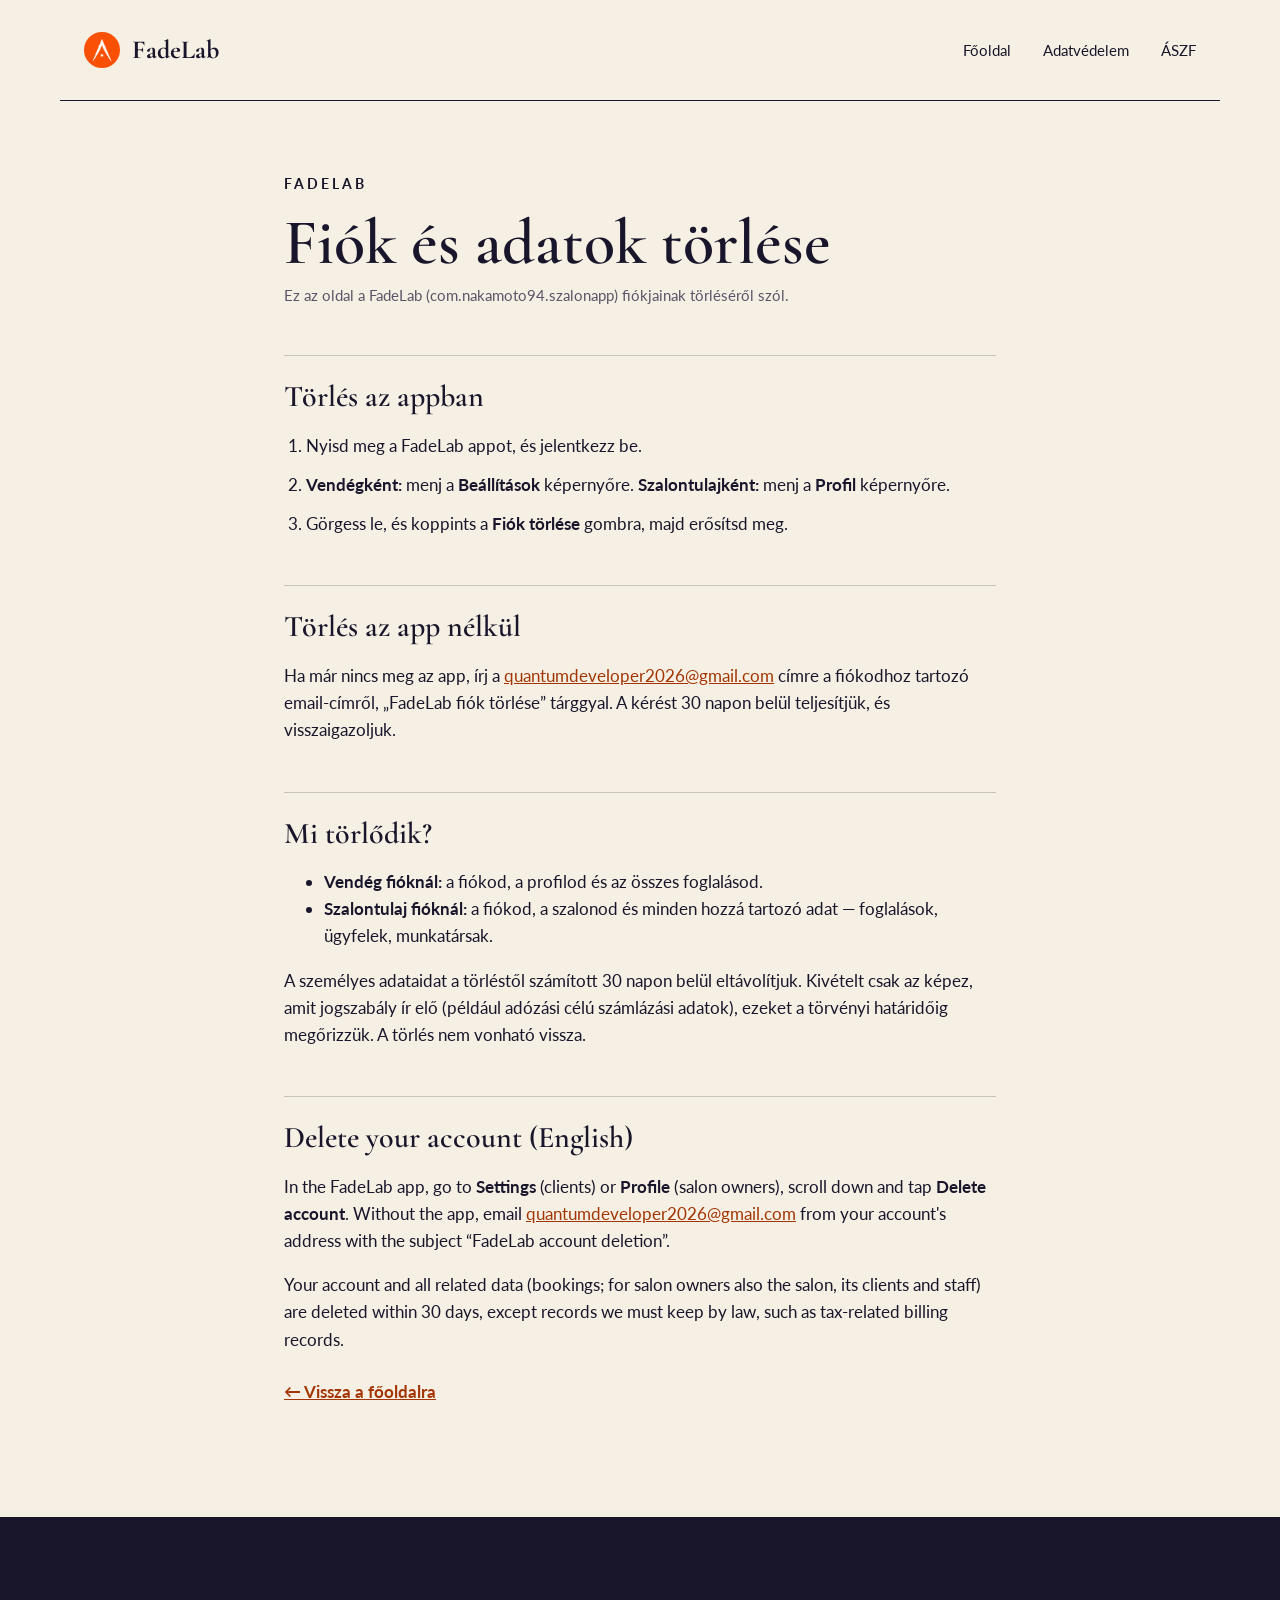
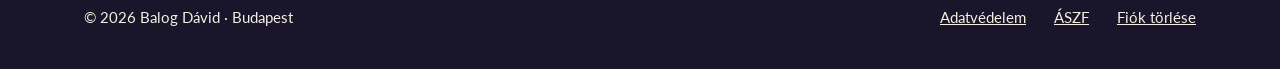
<file: fiok-torlese.html>
<!doctype html>
<html lang="hu">
<head>
<meta charset="utf-8">
<meta name="viewport" content="width=device-width, initial-scale=1">
<title>Fiók és adatok törlése – FadeLab</title>
<meta name="description" content="Így törölheted a FadeLab fiókodat és a hozzá tartozó adatokat.">
<link rel="icon" type="image/png" href="logo.png">
<link rel="preconnect" href="https://fonts.googleapis.com">
<link rel="preconnect" href="https://fonts.gstatic.com" crossorigin>
<link href="https://fonts.googleapis.com/css2?family=Cormorant+Garamond:ital,wght@0,500;0,600;0,700;1,500;1,600&family=Lato:wght@400;700;900&display=swap" rel="stylesheet">
<link rel="stylesheet" href="style.css">
</head>
<body>
<header class="wrap nav">
  <a class="brand" href="./" aria-label="FadeLab főoldal"><img src="logo.png" alt="" width="36" height="36"><span>FadeLab</span></a>
  <nav class="nav-links" aria-label="Főmenü"><a href="./">Főoldal</a><a href="adatvedelem.html">Adatvédelem</a><a href="aszf.html">ÁSZF</a></nav>
</header>

<main class="wrap doc">
  <p class="kicker">FadeLab</p>
  <h1>Fiók és adatok törlése</h1>
  <p class="updated">Ez az oldal a FadeLab (com.nakamoto94.szalonapp) fiókjainak törléséről szól.</p>

  <h2>Törlés az appban</h2>
  <ol>
    <li>Nyisd meg a FadeLab appot, és jelentkezz be.</li>
    <li><strong>Vendégként:</strong> menj a <strong>Beállítások</strong> képernyőre. <strong>Szalontulajként:</strong> menj a <strong>Profil</strong> képernyőre.</li>
    <li>Görgess le, és koppints a <strong>Fiók törlése</strong> gombra, majd erősítsd meg.</li>
  </ol>

  <h2>Törlés az app nélkül</h2>
  <p>Ha már nincs meg az app, írj a <a href="mailto:quantumdeveloper2026@gmail.com?subject=FadeLab%20fi%C3%B3k%20t%C3%B6rl%C3%A9se">quantumdeveloper2026@gmail.com</a> címre a fiókodhoz tartozó email-címről, „FadeLab fiók törlése” tárggyal. A kérést 30 napon belül teljesítjük, és visszaigazoljuk.</p>

  <h2>Mi törlődik?</h2>
  <ul>
    <li><strong>Vendég fióknál:</strong> a fiókod, a profilod és az összes foglalásod.</li>
    <li><strong>Szalontulaj fióknál:</strong> a fiókod, a szalonod és minden hozzá tartozó adat — foglalások, ügyfelek, munkatársak.</li>
  </ul>
  <p>A személyes adataidat a törléstől számított 30 napon belül eltávolítjuk. Kivételt csak az képez, amit jogszabály ír elő (például adózási célú számlázási adatok), ezeket a törvényi határidőig megőrizzük. A törlés nem vonható vissza.</p>

  <h2 lang="en">Delete your account (English)</h2>
  <div lang="en">
    <p>In the FadeLab app, go to <strong>Settings</strong> (clients) or <strong>Profile</strong> (salon owners), scroll down and tap <strong>Delete account</strong>. Without the app, email <a href="mailto:quantumdeveloper2026@gmail.com?subject=FadeLab%20account%20deletion">quantumdeveloper2026@gmail.com</a> from your account's address with the subject “FadeLab account deletion”.</p>
    <p>Your account and all related data (bookings; for salon owners also the salon, its clients and staff) are deleted within 30 days, except records we must keep by law, such as tax-related billing records.</p>
  </div>

  <a class="back" href="./">← Vissza a főoldalra</a>
</main>

<footer class="footer">
  <div class="wrap footer-bottom" style="margin-top:0;border-top:0;padding-top:0">
    <span>© 2026 Balog Dávid · Budapest</span>
    <nav aria-label="Jogi információk"><a href="adatvedelem.html">Adatvédelem</a><a href="aszf.html">ÁSZF</a><a href="fiok-torlese.html">Fiók törlése</a></nav>
  </div>
</footer>
</body>
</html>
</file>
<file: style.css>
/* FadeLab — weboldal. Színek és betűk az appból (app/constants/theme.jsx). */
:root {
  --brand: #F95005;
  --brand-text: #A33403;
  --ink: #19152B;
  --ink-2: #5B5468;
  --cream: #F5F0E3;
  --sand: #D8D0BE;
  --serif: 'Cormorant Garamond', Georgia, serif;
  --sans: Lato, system-ui, -apple-system, 'Segoe UI', sans-serif;
}
* { box-sizing: border-box; }
html { scroll-behavior: smooth; }
body { margin: 0; background: var(--cream); color: var(--ink); font-family: var(--sans); font-size: 17px; line-height: 1.6; -webkit-font-smoothing: antialiased; }
img { max-width: 100%; display: block; }
a { color: var(--brand-text); }
a:hover { color: var(--ink); }
a:focus-visible { outline: 2px solid var(--brand); outline-offset: 3px; border-radius: 4px; }
.wrap { max-width: 1160px; margin: 0 auto; padding: 0 24px; }
.serif { font-family: var(--serif); }
.kicker { margin: 0; font-size: 14px; letter-spacing: 3px; text-transform: uppercase; color: var(--brand-text); font-weight: 700; }
.skip { position: absolute; left: -9999px; }
.skip:focus { left: 16px; top: 16px; background: var(--ink); color: var(--cream); padding: 10px 16px; z-index: 10; }

/* Nav */
.nav { display: flex; flex-wrap: wrap; gap: 16px 32px; align-items: center; justify-content: space-between; padding-top: 28px; padding-bottom: 28px; border-bottom: 1px solid var(--ink); }
.brand { display: flex; align-items: center; gap: 12px; text-decoration: none; color: var(--ink); }
.brand img { width: 36px; height: 36px; border-radius: 50%; }
.brand span { font-family: var(--serif); font-weight: 700; font-size: 26px; }
.nav-links { display: flex; flex-wrap: wrap; gap: 8px 32px; font-size: 15px; }
.nav-links a { color: var(--ink); text-decoration: none; padding: 10px 0; }
.nav-links a:hover { color: var(--brand-text); }

/* Hero */
.hero { padding-top: 96px; padding-bottom: 80px; }
.hero h1 { margin: 32px 0 0; font-family: var(--serif); font-weight: 500; font-size: clamp(64px, 11vw, 128px); line-height: 0.9; letter-spacing: -0.025em; }
.hero h1 em { font-weight: 600; color: var(--brand-text); }
.hero-row { margin-top: 56px; display: flex; flex-wrap: wrap; gap: 40px 48px; align-items: flex-end; justify-content: space-between; }
.hero-row p { margin: 0; flex: 1 1 420px; max-width: 520px; font-size: 21px; }
.stores { display: flex; flex-wrap: wrap; gap: 12px; }
.btn { display: inline-flex; align-items: center; justify-content: center; min-height: 48px; padding: 14px 28px; border-radius: 999px; font-weight: 700; text-decoration: none; border: 1.5px solid var(--ink); color: var(--ink); }
.btn:hover { background: var(--ink); color: var(--cream); }
.btn-dark { background: var(--ink); color: var(--cream); }
.btn-dark:hover { background: var(--brand); color: var(--ink); border-color: var(--brand); }
.btn[aria-disabled="true"] { cursor: default; }

/* Band */
.band { background: var(--brand); padding: 28px 0; overflow: hidden; }
.band p { margin: 0; font-family: var(--serif); font-style: italic; font-size: clamp(22px, 3vw, 34px); color: var(--ink); white-space: nowrap; }

/* Features */
.features { padding-top: 112px; padding-bottom: 64px; display: flex; flex-wrap: wrap; gap: 48px; }
.features h2 { margin: 0; flex: 1 1 300px; font-family: var(--serif); font-weight: 600; font-size: clamp(40px, 5vw, 56px); line-height: 1; }
.feature-list { flex: 2 1 560px; min-width: 0; margin: 0; padding: 0; list-style: none; border-bottom: 1px solid var(--ink); }
.feature-list li { display: flex; gap: 28px; padding: 28px 0; border-top: 1px solid var(--ink); }
.feature-list .num { font-family: var(--serif); font-size: 28px; color: var(--brand-text); min-width: 40px; line-height: 1.2; }
.feature-list h3 { margin: 0 0 6px; font-size: 22px; }
.feature-list p { margin: 0; color: var(--ink-2); }

/* Steps */
.steps { background: var(--sand); padding: 112px 0; }
.steps h2 { margin: 0 0 64px; font-family: var(--serif); font-weight: 600; font-size: clamp(44px, 5.5vw, 64px); line-height: 1; max-width: 760px; }
.steps h2 em { color: var(--brand-text); }
.step-grid { display: grid; grid-template-columns: repeat(auto-fit, minmax(260px, 1fr)); gap: 24px; }
.step { background: var(--cream); padding: 36px; border-radius: 4px; }
.step p.kicker { font-size: 13px; letter-spacing: 2px; font-weight: 900; }
.step h3 { margin: 16px 0 10px; font-family: var(--serif); font-size: 32px; font-weight: 600; }
.step p { margin: 0; color: var(--ink-2); }

/* Pricing */
.pricing { padding-top: 112px; padding-bottom: 112px; text-align: center; }
.price { margin: 24px 0 0; font-family: var(--serif); font-size: clamp(88px, 13vw, 140px); font-weight: 500; line-height: 1; letter-spacing: -0.02em; }
.price small { font-size: 0.3em; letter-spacing: 0; }
.pricing p.lead { margin: 24px auto 36px; max-width: 560px; font-size: 20px; }

/* Footer */
.footer { background: var(--ink); color: var(--cream); padding: 88px 0 40px; }
.footer h2 { margin: 0; font-family: var(--serif); font-weight: 500; font-size: clamp(44px, 5.5vw, 64px); line-height: 1; }
.footer .mail { display: inline-block; margin-top: 20px; color: var(--brand); font-size: clamp(18px, 2.4vw, 24px); font-weight: 700; word-break: break-all; }
.footer .mail:hover { color: var(--cream); }
.footer-bottom { margin-top: 72px; padding-top: 28px; border-top: 1px solid rgba(245,240,227,0.25); display: flex; flex-wrap: wrap; gap: 16px 40px; justify-content: space-between; font-size: 15px; }
.footer-bottom nav { display: flex; flex-wrap: wrap; gap: 12px 28px; }
.footer-bottom a { color: var(--cream); }
.footer-bottom a:hover { color: var(--brand); }

/* Legal / subpages */
.doc { max-width: 760px; padding-top: 72px; padding-bottom: 112px; }
.doc h1 { margin: 16px 0 8px; font-family: var(--serif); font-weight: 600; font-size: clamp(44px, 6vw, 64px); line-height: 1; }
.doc .updated { color: var(--ink-2); font-size: 15px; margin: 0 0 40px; }
.doc .note { background: var(--sand); padding: 16px 20px; border-radius: 4px; font-size: 15px; margin: 0 0 40px; }
.doc h2 { margin: 48px 0 12px; font-family: var(--serif); font-weight: 600; font-size: 30px; line-height: 1.15; padding-top: 24px; border-top: 1px solid rgba(25,21,43,0.2); }
.doc p, .doc li { color: var(--ink); }
.doc ol { padding-left: 22px; }
.doc ol li { margin-bottom: 12px; }
.back { display: inline-block; margin-top: 8px; font-weight: 700; }
</file>
